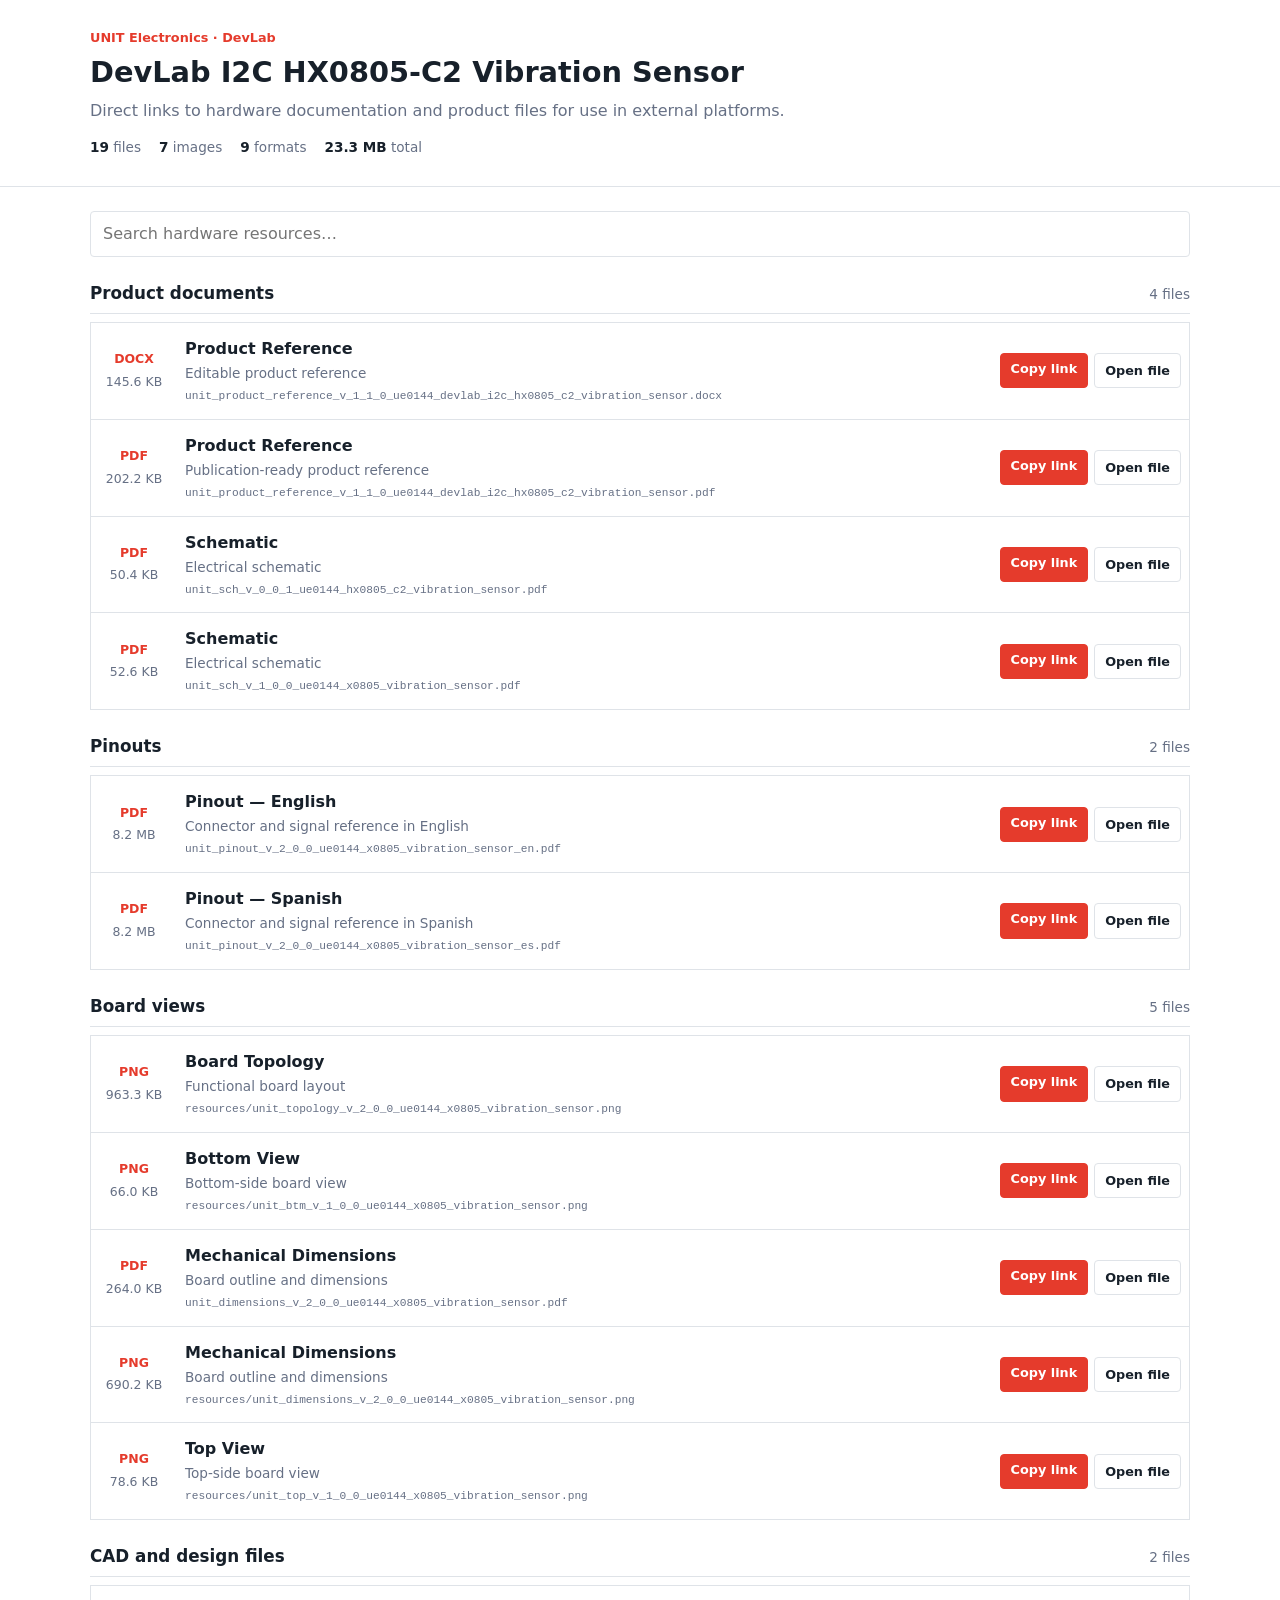
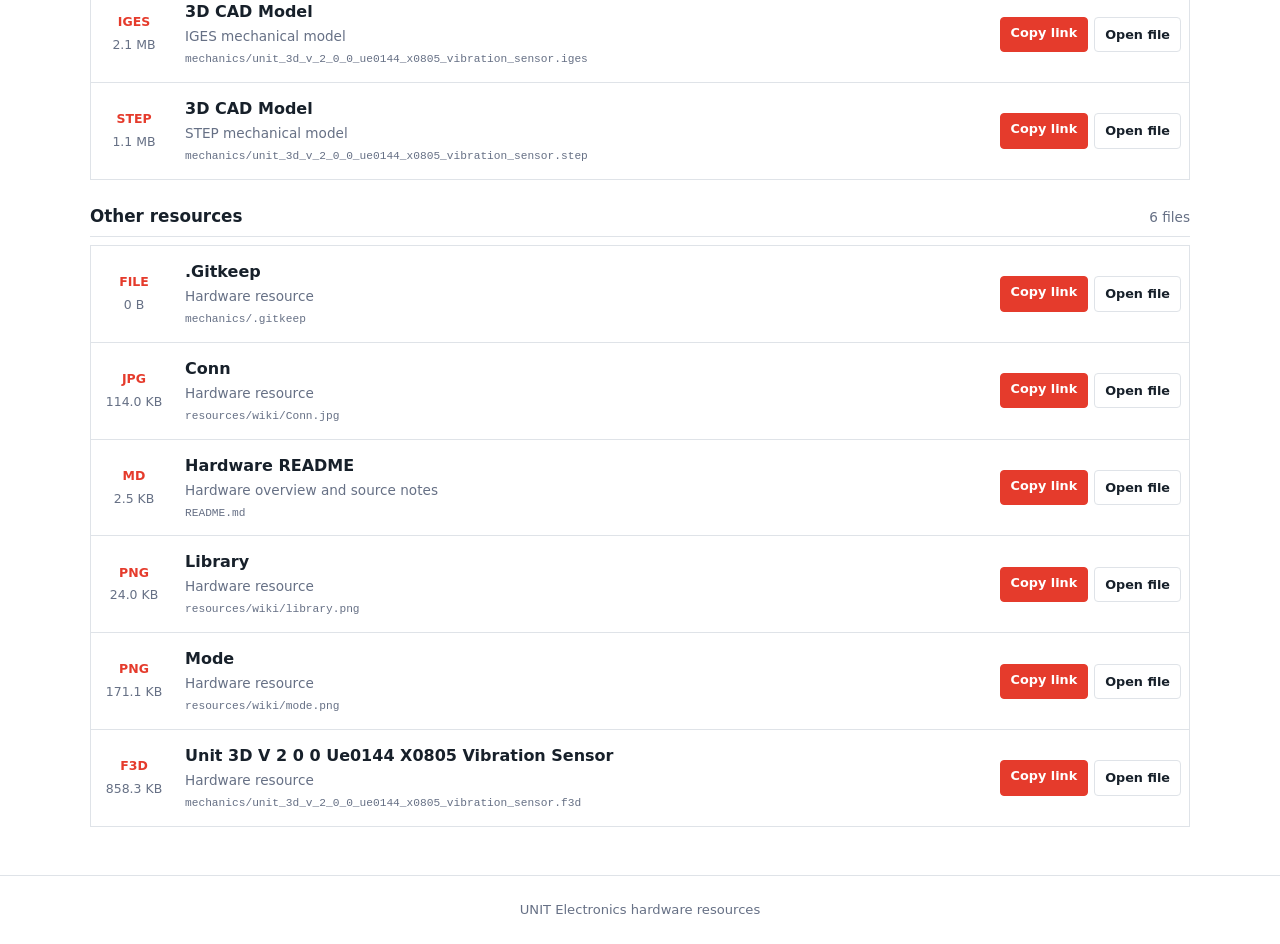
<file: docs/index.html>
<!DOCTYPE html>
<html lang="en">
<head>
  <base href="hardware/">
  <meta charset="UTF-8">
  <meta name="viewport" content="width=device-width, initial-scale=1.0">
  <meta name="description" content="DevLab I2C HX0805-C2 Vibration Sensor hardware documentation and downloads">
  <title>DevLab I2C HX0805-C2 Vibration Sensor | Hardware Resources</title>
  <style>
    :root {
      --ink: #17202a;
      --muted: #667085;
      --line: #dfe3e8;
      --brand: #e53b2c;
    }
    * { box-sizing: border-box; }
    body {
      margin: 0;
      color: var(--ink);
      font: 16px/1.5 Inter, ui-sans-serif, system-ui, -apple-system, sans-serif;
    }
    .site-header { border-bottom: 1px solid var(--line); }
    .header-content, main {
      width: min(1100px, calc(100% - 32px));
      margin: 0 auto;
    }
    .header-content { padding: 28px 0; }
    .eyebrow {
      margin: 0 0 4px;
      color: var(--brand);
      font-size: .8rem;
      font-weight: 700;
    }
    h1 { margin: 0; font-size: 1.8rem; }
    .subtitle { margin: 5px 0 0; color: var(--muted); }
    .summary {
      display: flex;
      flex-wrap: wrap;
      gap: 18px;
      margin-top: 14px;
      color: var(--muted);
      font-size: .85rem;
    }
    .summary strong { color: var(--ink); }
    main { padding: 24px 0 48px; }
    .toolbar { margin-bottom: 24px; }
    .search {
      width: 100%;
      padding: 10px 12px;
      border: 1px solid var(--line);
      border-radius: 4px;
      color: var(--ink);
      font: inherit;
    }
    .search:focus { outline: 2px solid #f6c4bf; border-color: var(--brand); }
    .resource-section { margin-top: 24px; }
    .section-heading {
      display: flex;
      align-items: baseline;
      justify-content: space-between;
      margin-bottom: 8px;
      border-bottom: 1px solid var(--line);
    }
    .section-heading h2 { margin: 0 0 7px; font-size: 1.05rem; }
    .section-heading span { color: var(--muted); font-size: .85rem; }
    .resource-list { border-top: 1px solid var(--line); }
    .resource-item {
      display: grid;
      grid-template-columns: 70px minmax(0, 1fr) auto;
      align-items: center;
      gap: 16px;
      padding: 14px 8px;
      border: 1px solid var(--line);
      border-top: 0;
    }
    .file-meta { display: grid; gap: 4px; text-align: center; }
    .file-type {
      color: var(--brand);
      font-size: .78rem;
    }
    .file-size { color: var(--muted); font-size: .78rem; }
    .resource-details { min-width: 0; }
    .resource-item h3 { margin: 0; font-size: 1rem; }
    .resource-item p {
      display: inline;
      margin: 0 8px 0 0;
      color: var(--muted);
      font-size: .85rem;
    }
    .resource-item code {
      display: block;
      overflow: hidden;
      margin-top: 3px;
      color: var(--muted);
      font-size: .7rem;
      text-overflow: ellipsis;
      white-space: nowrap;
    }
    .actions { display: flex; gap: 6px; }
    .button {
      display: inline-flex;
      justify-content: center;
      padding: 7px 10px;
      border: 1px solid var(--line);
      border-radius: 4px;
      color: var(--ink);
      background: #fff;
      cursor: pointer;
      text-decoration: none;
      font-size: .8rem;
      font-weight: 600;
      font-family: inherit;
    }
    .button:hover { border-color: #aeb4bd; }
    .button.primary { color: #fff; border-color: var(--brand); background: var(--brand); }
    .empty-state { display: none; padding: 32px 0; color: var(--muted); text-align: center; }
    footer { padding: 24px 16px; border-top: 1px solid var(--line); color: var(--muted); text-align: center; font-size: .82rem; }
    [hidden] { display: none !important; }
    .visually-hidden {
      position: absolute;
      width: 1px;
      height: 1px;
      padding: 0;
      margin: -1px;
      overflow: hidden;
      clip: rect(0, 0, 0, 0);
      white-space: nowrap;
      border: 0;
    }
    @media (max-width: 680px) {
      .resource-item { grid-template-columns: 52px minmax(0, 1fr); }
      .actions { grid-column: 1 / -1; padding-left: 68px; }
    }
  </style>
</head>
<body>
  <header class="site-header">
    <div class="header-content">
      <p class="eyebrow">UNIT Electronics · DevLab</p>
      <h1>DevLab I2C HX0805-C2 Vibration Sensor</h1>
      <p class="subtitle">Direct links to hardware documentation and product files for use in external platforms.</p>
      <div class="summary" aria-label="Resource summary">
        <span><strong>19</strong> files</span>
        <span><strong>7</strong> images</span>
        <span><strong>9</strong> formats</span>
        <span><strong>23.3 MB</strong> total</span>
      </div>
    </div>
  </header>
  <main>
    <div class="toolbar">
      <label for="resource-search" class="visually-hidden">Search hardware resources</label>
      <input id="resource-search" class="search" type="search" placeholder="Search hardware resources…" autocomplete="off">
    </div>

      <section class="resource-section">
        <div class="section-heading">
          <h2>Product documents</h2>
          <span>4 files</span>
        </div>
        <div class="resource-list">
        <article class="resource-item" data-search="product reference unit_product_reference_v_1_1_0_ue0144_devlab_i2c_hx0805_c2_vibration_sensor.docx editable product reference">
          <div class="file-meta">
            <strong class="file-type">DOCX</strong>
            <span class="file-size">145.6 KB</span>
          </div>
          <div class="resource-details">
            <h3>Product Reference</h3>
            <p>Editable product reference</p>
            <code title="unit_product_reference_v_1_1_0_ue0144_devlab_i2c_hx0805_c2_vibration_sensor.docx">unit_product_reference_v_1_1_0_ue0144_devlab_i2c_hx0805_c2_vibration_sensor.docx</code>
          </div>
          <div class="actions">
            <button class="button primary copy-link" type="button" data-url="unit_product_reference_v_1_1_0_ue0144_devlab_i2c_hx0805_c2_vibration_sensor.docx">Copy link</button>
            <a class="button" href="unit_product_reference_v_1_1_0_ue0144_devlab_i2c_hx0805_c2_vibration_sensor.docx" target="_blank" rel="noopener">Open file</a>
          </div>
        </article>

        <article class="resource-item" data-search="product reference unit_product_reference_v_1_1_0_ue0144_devlab_i2c_hx0805_c2_vibration_sensor.pdf publication-ready product reference">
          <div class="file-meta">
            <strong class="file-type">PDF</strong>
            <span class="file-size">202.2 KB</span>
          </div>
          <div class="resource-details">
            <h3>Product Reference</h3>
            <p>Publication-ready product reference</p>
            <code title="unit_product_reference_v_1_1_0_ue0144_devlab_i2c_hx0805_c2_vibration_sensor.pdf">unit_product_reference_v_1_1_0_ue0144_devlab_i2c_hx0805_c2_vibration_sensor.pdf</code>
          </div>
          <div class="actions">
            <button class="button primary copy-link" type="button" data-url="unit_product_reference_v_1_1_0_ue0144_devlab_i2c_hx0805_c2_vibration_sensor.pdf">Copy link</button>
            <a class="button" href="unit_product_reference_v_1_1_0_ue0144_devlab_i2c_hx0805_c2_vibration_sensor.pdf" target="_blank" rel="noopener">Open file</a>
          </div>
        </article>

        <article class="resource-item" data-search="schematic unit_sch_v_0_0_1_ue0144_hx0805_c2_vibration_sensor.pdf electrical schematic">
          <div class="file-meta">
            <strong class="file-type">PDF</strong>
            <span class="file-size">50.4 KB</span>
          </div>
          <div class="resource-details">
            <h3>Schematic</h3>
            <p>Electrical schematic</p>
            <code title="unit_sch_v_0_0_1_ue0144_hx0805_c2_vibration_sensor.pdf">unit_sch_v_0_0_1_ue0144_hx0805_c2_vibration_sensor.pdf</code>
          </div>
          <div class="actions">
            <button class="button primary copy-link" type="button" data-url="unit_sch_v_0_0_1_ue0144_hx0805_c2_vibration_sensor.pdf">Copy link</button>
            <a class="button" href="unit_sch_v_0_0_1_ue0144_hx0805_c2_vibration_sensor.pdf" target="_blank" rel="noopener">Open file</a>
          </div>
        </article>

        <article class="resource-item" data-search="schematic unit_sch_v_1_0_0_ue0144_x0805_vibration_sensor.pdf electrical schematic">
          <div class="file-meta">
            <strong class="file-type">PDF</strong>
            <span class="file-size">52.6 KB</span>
          </div>
          <div class="resource-details">
            <h3>Schematic</h3>
            <p>Electrical schematic</p>
            <code title="unit_sch_v_1_0_0_ue0144_x0805_vibration_sensor.pdf">unit_sch_v_1_0_0_ue0144_x0805_vibration_sensor.pdf</code>
          </div>
          <div class="actions">
            <button class="button primary copy-link" type="button" data-url="unit_sch_v_1_0_0_ue0144_x0805_vibration_sensor.pdf">Copy link</button>
            <a class="button" href="unit_sch_v_1_0_0_ue0144_x0805_vibration_sensor.pdf" target="_blank" rel="noopener">Open file</a>
          </div>
        </article>
        </div>
      </section>
      <section class="resource-section">
        <div class="section-heading">
          <h2>Pinouts</h2>
          <span>2 files</span>
        </div>
        <div class="resource-list">
        <article class="resource-item" data-search="pinout — english unit_pinout_v_2_0_0_ue0144_x0805_vibration_sensor_en.pdf connector and signal reference in english">
          <div class="file-meta">
            <strong class="file-type">PDF</strong>
            <span class="file-size">8.2 MB</span>
          </div>
          <div class="resource-details">
            <h3>Pinout — English</h3>
            <p>Connector and signal reference in English</p>
            <code title="unit_pinout_v_2_0_0_ue0144_x0805_vibration_sensor_en.pdf">unit_pinout_v_2_0_0_ue0144_x0805_vibration_sensor_en.pdf</code>
          </div>
          <div class="actions">
            <button class="button primary copy-link" type="button" data-url="unit_pinout_v_2_0_0_ue0144_x0805_vibration_sensor_en.pdf">Copy link</button>
            <a class="button" href="unit_pinout_v_2_0_0_ue0144_x0805_vibration_sensor_en.pdf" target="_blank" rel="noopener">Open file</a>
          </div>
        </article>

        <article class="resource-item" data-search="pinout — spanish unit_pinout_v_2_0_0_ue0144_x0805_vibration_sensor_es.pdf connector and signal reference in spanish">
          <div class="file-meta">
            <strong class="file-type">PDF</strong>
            <span class="file-size">8.2 MB</span>
          </div>
          <div class="resource-details">
            <h3>Pinout — Spanish</h3>
            <p>Connector and signal reference in Spanish</p>
            <code title="unit_pinout_v_2_0_0_ue0144_x0805_vibration_sensor_es.pdf">unit_pinout_v_2_0_0_ue0144_x0805_vibration_sensor_es.pdf</code>
          </div>
          <div class="actions">
            <button class="button primary copy-link" type="button" data-url="unit_pinout_v_2_0_0_ue0144_x0805_vibration_sensor_es.pdf">Copy link</button>
            <a class="button" href="unit_pinout_v_2_0_0_ue0144_x0805_vibration_sensor_es.pdf" target="_blank" rel="noopener">Open file</a>
          </div>
        </article>
        </div>
      </section>
      <section class="resource-section">
        <div class="section-heading">
          <h2>Board views</h2>
          <span>5 files</span>
        </div>
        <div class="resource-list">
        <article class="resource-item" data-search="board topology resources/unit_topology_v_2_0_0_ue0144_x0805_vibration_sensor.png functional board layout">
          <div class="file-meta">
            <strong class="file-type">PNG</strong>
            <span class="file-size">963.3 KB</span>
          </div>
          <div class="resource-details">
            <h3>Board Topology</h3>
            <p>Functional board layout</p>
            <code title="resources/unit_topology_v_2_0_0_ue0144_x0805_vibration_sensor.png">resources/unit_topology_v_2_0_0_ue0144_x0805_vibration_sensor.png</code>
          </div>
          <div class="actions">
            <button class="button primary copy-link" type="button" data-url="resources/unit_topology_v_2_0_0_ue0144_x0805_vibration_sensor.png">Copy link</button>
            <a class="button" href="resources/unit_topology_v_2_0_0_ue0144_x0805_vibration_sensor.png" target="_blank" rel="noopener">Open file</a>
          </div>
        </article>

        <article class="resource-item" data-search="bottom view resources/unit_btm_v_1_0_0_ue0144_x0805_vibration_sensor.png bottom-side board view">
          <div class="file-meta">
            <strong class="file-type">PNG</strong>
            <span class="file-size">66.0 KB</span>
          </div>
          <div class="resource-details">
            <h3>Bottom View</h3>
            <p>Bottom-side board view</p>
            <code title="resources/unit_btm_v_1_0_0_ue0144_x0805_vibration_sensor.png">resources/unit_btm_v_1_0_0_ue0144_x0805_vibration_sensor.png</code>
          </div>
          <div class="actions">
            <button class="button primary copy-link" type="button" data-url="resources/unit_btm_v_1_0_0_ue0144_x0805_vibration_sensor.png">Copy link</button>
            <a class="button" href="resources/unit_btm_v_1_0_0_ue0144_x0805_vibration_sensor.png" target="_blank" rel="noopener">Open file</a>
          </div>
        </article>

        <article class="resource-item" data-search="mechanical dimensions unit_dimensions_v_2_0_0_ue0144_x0805_vibration_sensor.pdf board outline and dimensions">
          <div class="file-meta">
            <strong class="file-type">PDF</strong>
            <span class="file-size">264.0 KB</span>
          </div>
          <div class="resource-details">
            <h3>Mechanical Dimensions</h3>
            <p>Board outline and dimensions</p>
            <code title="unit_dimensions_v_2_0_0_ue0144_x0805_vibration_sensor.pdf">unit_dimensions_v_2_0_0_ue0144_x0805_vibration_sensor.pdf</code>
          </div>
          <div class="actions">
            <button class="button primary copy-link" type="button" data-url="unit_dimensions_v_2_0_0_ue0144_x0805_vibration_sensor.pdf">Copy link</button>
            <a class="button" href="unit_dimensions_v_2_0_0_ue0144_x0805_vibration_sensor.pdf" target="_blank" rel="noopener">Open file</a>
          </div>
        </article>

        <article class="resource-item" data-search="mechanical dimensions resources/unit_dimensions_v_2_0_0_ue0144_x0805_vibration_sensor.png board outline and dimensions">
          <div class="file-meta">
            <strong class="file-type">PNG</strong>
            <span class="file-size">690.2 KB</span>
          </div>
          <div class="resource-details">
            <h3>Mechanical Dimensions</h3>
            <p>Board outline and dimensions</p>
            <code title="resources/unit_dimensions_v_2_0_0_ue0144_x0805_vibration_sensor.png">resources/unit_dimensions_v_2_0_0_ue0144_x0805_vibration_sensor.png</code>
          </div>
          <div class="actions">
            <button class="button primary copy-link" type="button" data-url="resources/unit_dimensions_v_2_0_0_ue0144_x0805_vibration_sensor.png">Copy link</button>
            <a class="button" href="resources/unit_dimensions_v_2_0_0_ue0144_x0805_vibration_sensor.png" target="_blank" rel="noopener">Open file</a>
          </div>
        </article>

        <article class="resource-item" data-search="top view resources/unit_top_v_1_0_0_ue0144_x0805_vibration_sensor.png top-side board view">
          <div class="file-meta">
            <strong class="file-type">PNG</strong>
            <span class="file-size">78.6 KB</span>
          </div>
          <div class="resource-details">
            <h3>Top View</h3>
            <p>Top-side board view</p>
            <code title="resources/unit_top_v_1_0_0_ue0144_x0805_vibration_sensor.png">resources/unit_top_v_1_0_0_ue0144_x0805_vibration_sensor.png</code>
          </div>
          <div class="actions">
            <button class="button primary copy-link" type="button" data-url="resources/unit_top_v_1_0_0_ue0144_x0805_vibration_sensor.png">Copy link</button>
            <a class="button" href="resources/unit_top_v_1_0_0_ue0144_x0805_vibration_sensor.png" target="_blank" rel="noopener">Open file</a>
          </div>
        </article>
        </div>
      </section>
      <section class="resource-section">
        <div class="section-heading">
          <h2>CAD and design files</h2>
          <span>2 files</span>
        </div>
        <div class="resource-list">
        <article class="resource-item" data-search="3d cad model mechanics/unit_3d_v_2_0_0_ue0144_x0805_vibration_sensor.iges iges mechanical model">
          <div class="file-meta">
            <strong class="file-type">IGES</strong>
            <span class="file-size">2.1 MB</span>
          </div>
          <div class="resource-details">
            <h3>3D CAD Model</h3>
            <p>IGES mechanical model</p>
            <code title="mechanics/unit_3d_v_2_0_0_ue0144_x0805_vibration_sensor.iges">mechanics/unit_3d_v_2_0_0_ue0144_x0805_vibration_sensor.iges</code>
          </div>
          <div class="actions">
            <button class="button primary copy-link" type="button" data-url="mechanics/unit_3d_v_2_0_0_ue0144_x0805_vibration_sensor.iges">Copy link</button>
            <a class="button" href="mechanics/unit_3d_v_2_0_0_ue0144_x0805_vibration_sensor.iges" target="_blank" rel="noopener">Open file</a>
          </div>
        </article>

        <article class="resource-item" data-search="3d cad model mechanics/unit_3d_v_2_0_0_ue0144_x0805_vibration_sensor.step step mechanical model">
          <div class="file-meta">
            <strong class="file-type">STEP</strong>
            <span class="file-size">1.1 MB</span>
          </div>
          <div class="resource-details">
            <h3>3D CAD Model</h3>
            <p>STEP mechanical model</p>
            <code title="mechanics/unit_3d_v_2_0_0_ue0144_x0805_vibration_sensor.step">mechanics/unit_3d_v_2_0_0_ue0144_x0805_vibration_sensor.step</code>
          </div>
          <div class="actions">
            <button class="button primary copy-link" type="button" data-url="mechanics/unit_3d_v_2_0_0_ue0144_x0805_vibration_sensor.step">Copy link</button>
            <a class="button" href="mechanics/unit_3d_v_2_0_0_ue0144_x0805_vibration_sensor.step" target="_blank" rel="noopener">Open file</a>
          </div>
        </article>
        </div>
      </section>
      <section class="resource-section">
        <div class="section-heading">
          <h2>Other resources</h2>
          <span>6 files</span>
        </div>
        <div class="resource-list">
        <article class="resource-item" data-search=".gitkeep mechanics/.gitkeep hardware resource">
          <div class="file-meta">
            <strong class="file-type">FILE</strong>
            <span class="file-size">0 B</span>
          </div>
          <div class="resource-details">
            <h3>.Gitkeep</h3>
            <p>Hardware resource</p>
            <code title="mechanics/.gitkeep">mechanics/.gitkeep</code>
          </div>
          <div class="actions">
            <button class="button primary copy-link" type="button" data-url="mechanics/.gitkeep">Copy link</button>
            <a class="button" href="mechanics/.gitkeep" target="_blank" rel="noopener">Open file</a>
          </div>
        </article>

        <article class="resource-item" data-search="conn resources/wiki/conn.jpg hardware resource">
          <div class="file-meta">
            <strong class="file-type">JPG</strong>
            <span class="file-size">114.0 KB</span>
          </div>
          <div class="resource-details">
            <h3>Conn</h3>
            <p>Hardware resource</p>
            <code title="resources/wiki/Conn.jpg">resources/wiki/Conn.jpg</code>
          </div>
          <div class="actions">
            <button class="button primary copy-link" type="button" data-url="resources/wiki/Conn.jpg">Copy link</button>
            <a class="button" href="resources/wiki/Conn.jpg" target="_blank" rel="noopener">Open file</a>
          </div>
        </article>

        <article class="resource-item" data-search="hardware readme readme.md hardware overview and source notes">
          <div class="file-meta">
            <strong class="file-type">MD</strong>
            <span class="file-size">2.5 KB</span>
          </div>
          <div class="resource-details">
            <h3>Hardware README</h3>
            <p>Hardware overview and source notes</p>
            <code title="README.md">README.md</code>
          </div>
          <div class="actions">
            <button class="button primary copy-link" type="button" data-url="README.md">Copy link</button>
            <a class="button" href="README.md" target="_blank" rel="noopener">Open file</a>
          </div>
        </article>

        <article class="resource-item" data-search="library resources/wiki/library.png hardware resource">
          <div class="file-meta">
            <strong class="file-type">PNG</strong>
            <span class="file-size">24.0 KB</span>
          </div>
          <div class="resource-details">
            <h3>Library</h3>
            <p>Hardware resource</p>
            <code title="resources/wiki/library.png">resources/wiki/library.png</code>
          </div>
          <div class="actions">
            <button class="button primary copy-link" type="button" data-url="resources/wiki/library.png">Copy link</button>
            <a class="button" href="resources/wiki/library.png" target="_blank" rel="noopener">Open file</a>
          </div>
        </article>

        <article class="resource-item" data-search="mode resources/wiki/mode.png hardware resource">
          <div class="file-meta">
            <strong class="file-type">PNG</strong>
            <span class="file-size">171.1 KB</span>
          </div>
          <div class="resource-details">
            <h3>Mode</h3>
            <p>Hardware resource</p>
            <code title="resources/wiki/mode.png">resources/wiki/mode.png</code>
          </div>
          <div class="actions">
            <button class="button primary copy-link" type="button" data-url="resources/wiki/mode.png">Copy link</button>
            <a class="button" href="resources/wiki/mode.png" target="_blank" rel="noopener">Open file</a>
          </div>
        </article>

        <article class="resource-item" data-search="unit 3d v 2 0 0 ue0144 x0805 vibration sensor mechanics/unit_3d_v_2_0_0_ue0144_x0805_vibration_sensor.f3d hardware resource">
          <div class="file-meta">
            <strong class="file-type">F3D</strong>
            <span class="file-size">858.3 KB</span>
          </div>
          <div class="resource-details">
            <h3>Unit 3D V 2 0 0 Ue0144 X0805 Vibration Sensor</h3>
            <p>Hardware resource</p>
            <code title="mechanics/unit_3d_v_2_0_0_ue0144_x0805_vibration_sensor.f3d">mechanics/unit_3d_v_2_0_0_ue0144_x0805_vibration_sensor.f3d</code>
          </div>
          <div class="actions">
            <button class="button primary copy-link" type="button" data-url="mechanics/unit_3d_v_2_0_0_ue0144_x0805_vibration_sensor.f3d">Copy link</button>
            <a class="button" href="mechanics/unit_3d_v_2_0_0_ue0144_x0805_vibration_sensor.f3d" target="_blank" rel="noopener">Open file</a>
          </div>
        </article>
        </div>
      </section>
    <p id="empty-state" class="empty-state">No resources match your search.</p>
  </main>
  <footer>UNIT Electronics hardware resources</footer>
  <script>
    const search = document.getElementById('resource-search');
    const sections = [...document.querySelectorAll('.resource-section')];
    const emptyState = document.getElementById('empty-state');
    const copyText = async (text) => {
      try {
        await navigator.clipboard.writeText(text);
      } catch (error) {
        const input = document.createElement('textarea');
        input.value = text;
        input.style.position = 'fixed';
        input.style.opacity = '0';
        document.body.appendChild(input);
        input.select();
        document.execCommand('copy');
        input.remove();
      }
    };
    document.querySelectorAll('.copy-link').forEach((button) => {
      button.addEventListener('click', async () => {
        const absoluteUrl = new URL(button.dataset.url, document.baseURI).href;
        await copyText(absoluteUrl);
        const originalLabel = button.textContent;
        button.textContent = 'Copied';
        setTimeout(() => { button.textContent = originalLabel; }, 1600);
      });
    });
    search.addEventListener('input', () => {
      const query = search.value.trim().toLowerCase();
      let visibleCards = 0;
      sections.forEach((section) => {
        let sectionCards = 0;
        section.querySelectorAll('.resource-item').forEach((card) => {
          const match = card.dataset.search.includes(query);
          card.hidden = !match;
          sectionCards += Number(match);
        });
        section.hidden = sectionCards === 0;
        visibleCards += sectionCards;
      });
      emptyState.style.display = visibleCards ? 'none' : 'block';
    });
  </script>
</body>
</html>
</file>
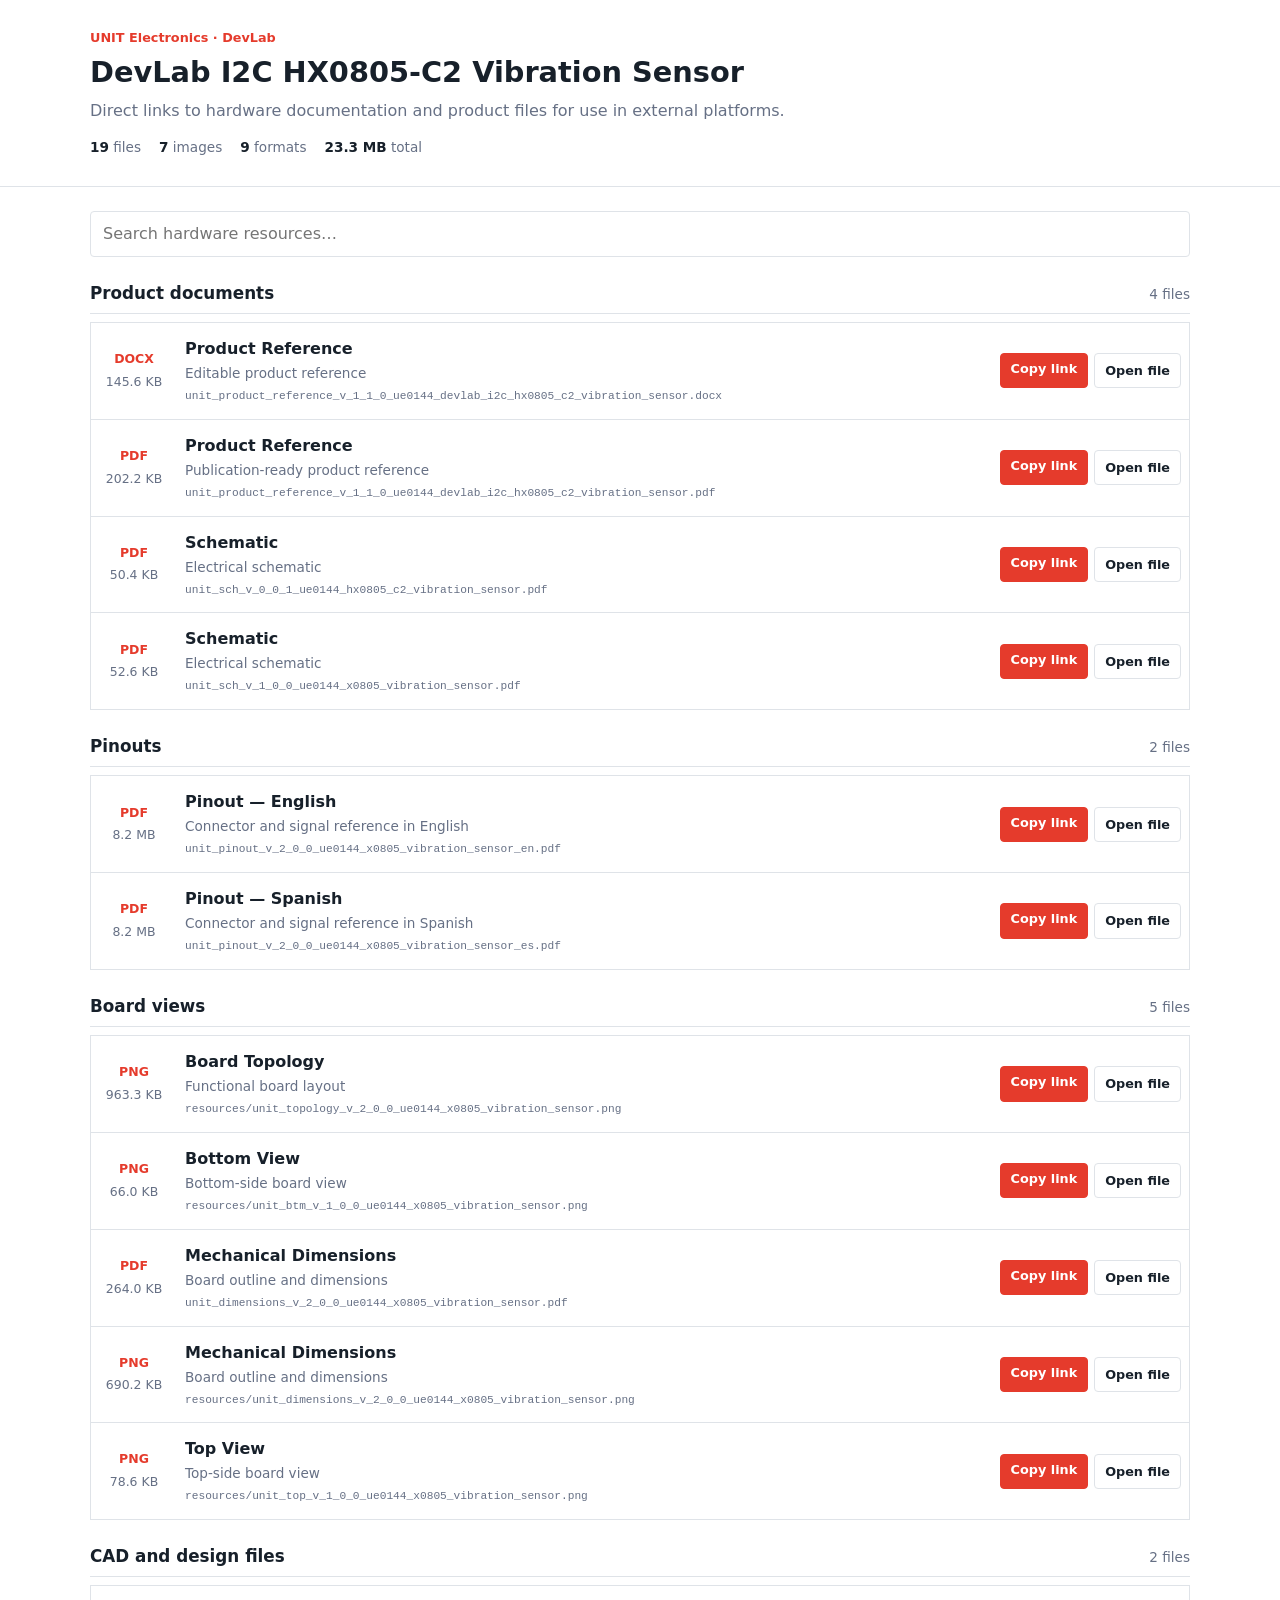
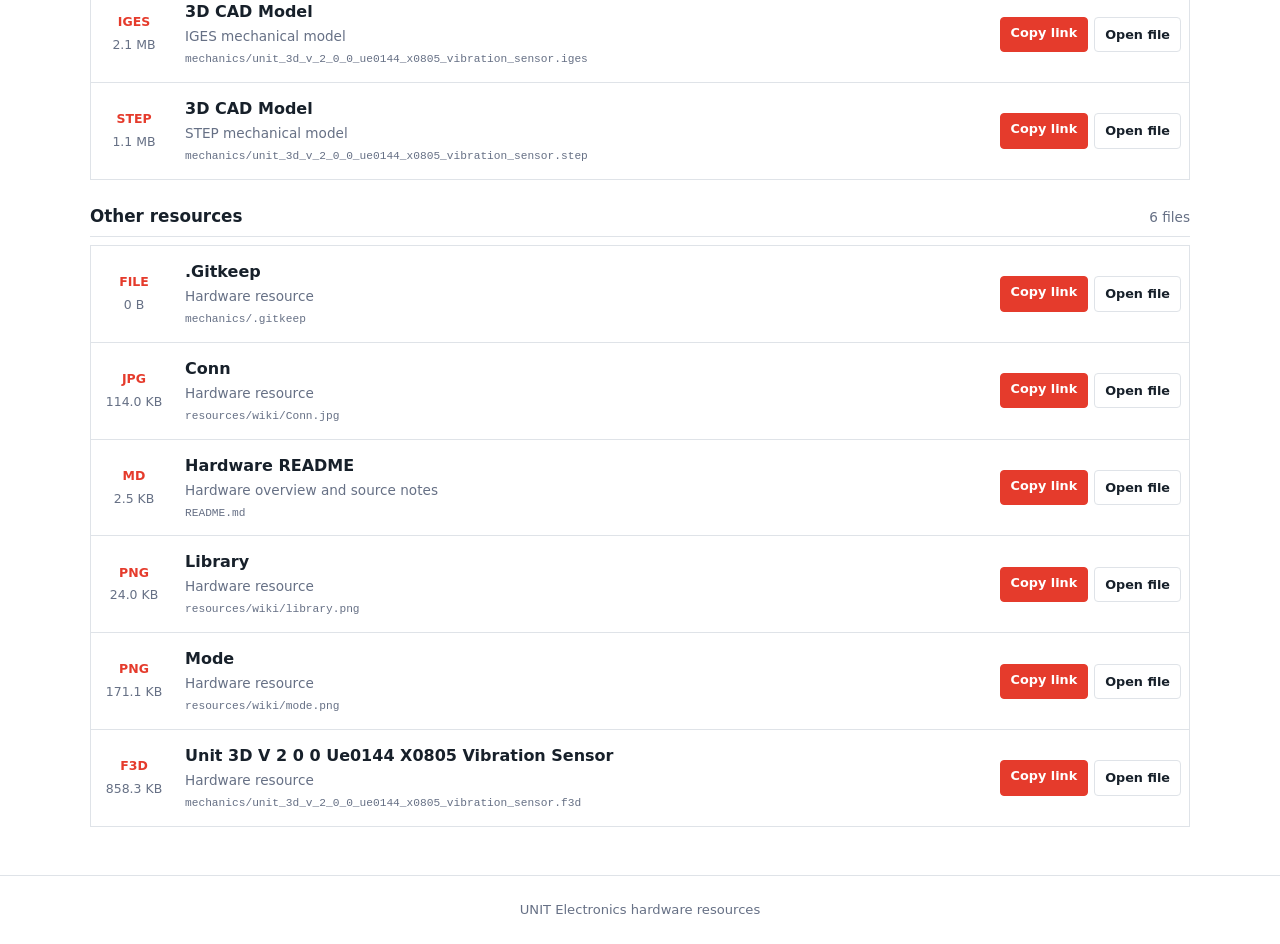
<file: docs/hardware/index.html>
<!DOCTYPE html>
<html lang="en">
<head>
  <meta charset="UTF-8">
  <meta name="viewport" content="width=device-width, initial-scale=1.0">
  <meta name="description" content="DevLab I2C HX0805-C2 Vibration Sensor hardware documentation and downloads">
  <title>DevLab I2C HX0805-C2 Vibration Sensor | Hardware Resources</title>
  <style>
    :root {
      --ink: #17202a;
      --muted: #667085;
      --line: #dfe3e8;
      --brand: #e53b2c;
    }
    * { box-sizing: border-box; }
    body {
      margin: 0;
      color: var(--ink);
      font: 16px/1.5 Inter, ui-sans-serif, system-ui, -apple-system, sans-serif;
    }
    .site-header { border-bottom: 1px solid var(--line); }
    .header-content, main {
      width: min(1100px, calc(100% - 32px));
      margin: 0 auto;
    }
    .header-content { padding: 28px 0; }
    .eyebrow {
      margin: 0 0 4px;
      color: var(--brand);
      font-size: .8rem;
      font-weight: 700;
    }
    h1 { margin: 0; font-size: 1.8rem; }
    .subtitle { margin: 5px 0 0; color: var(--muted); }
    .summary {
      display: flex;
      flex-wrap: wrap;
      gap: 18px;
      margin-top: 14px;
      color: var(--muted);
      font-size: .85rem;
    }
    .summary strong { color: var(--ink); }
    main { padding: 24px 0 48px; }
    .toolbar { margin-bottom: 24px; }
    .search {
      width: 100%;
      padding: 10px 12px;
      border: 1px solid var(--line);
      border-radius: 4px;
      color: var(--ink);
      font: inherit;
    }
    .search:focus { outline: 2px solid #f6c4bf; border-color: var(--brand); }
    .resource-section { margin-top: 24px; }
    .section-heading {
      display: flex;
      align-items: baseline;
      justify-content: space-between;
      margin-bottom: 8px;
      border-bottom: 1px solid var(--line);
    }
    .section-heading h2 { margin: 0 0 7px; font-size: 1.05rem; }
    .section-heading span { color: var(--muted); font-size: .85rem; }
    .resource-list { border-top: 1px solid var(--line); }
    .resource-item {
      display: grid;
      grid-template-columns: 70px minmax(0, 1fr) auto;
      align-items: center;
      gap: 16px;
      padding: 14px 8px;
      border: 1px solid var(--line);
      border-top: 0;
    }
    .file-meta { display: grid; gap: 4px; text-align: center; }
    .file-type {
      color: var(--brand);
      font-size: .78rem;
    }
    .file-size { color: var(--muted); font-size: .78rem; }
    .resource-details { min-width: 0; }
    .resource-item h3 { margin: 0; font-size: 1rem; }
    .resource-item p {
      display: inline;
      margin: 0 8px 0 0;
      color: var(--muted);
      font-size: .85rem;
    }
    .resource-item code {
      display: block;
      overflow: hidden;
      margin-top: 3px;
      color: var(--muted);
      font-size: .7rem;
      text-overflow: ellipsis;
      white-space: nowrap;
    }
    .actions { display: flex; gap: 6px; }
    .button {
      display: inline-flex;
      justify-content: center;
      padding: 7px 10px;
      border: 1px solid var(--line);
      border-radius: 4px;
      color: var(--ink);
      background: #fff;
      cursor: pointer;
      text-decoration: none;
      font-size: .8rem;
      font-weight: 600;
      font-family: inherit;
    }
    .button:hover { border-color: #aeb4bd; }
    .button.primary { color: #fff; border-color: var(--brand); background: var(--brand); }
    .empty-state { display: none; padding: 32px 0; color: var(--muted); text-align: center; }
    footer { padding: 24px 16px; border-top: 1px solid var(--line); color: var(--muted); text-align: center; font-size: .82rem; }
    [hidden] { display: none !important; }
    .visually-hidden {
      position: absolute;
      width: 1px;
      height: 1px;
      padding: 0;
      margin: -1px;
      overflow: hidden;
      clip: rect(0, 0, 0, 0);
      white-space: nowrap;
      border: 0;
    }
    @media (max-width: 680px) {
      .resource-item { grid-template-columns: 52px minmax(0, 1fr); }
      .actions { grid-column: 1 / -1; padding-left: 68px; }
    }
  </style>
</head>
<body>
  <header class="site-header">
    <div class="header-content">
      <p class="eyebrow">UNIT Electronics · DevLab</p>
      <h1>DevLab I2C HX0805-C2 Vibration Sensor</h1>
      <p class="subtitle">Direct links to hardware documentation and product files for use in external platforms.</p>
      <div class="summary" aria-label="Resource summary">
        <span><strong>19</strong> files</span>
        <span><strong>7</strong> images</span>
        <span><strong>9</strong> formats</span>
        <span><strong>23.3 MB</strong> total</span>
      </div>
    </div>
  </header>
  <main>
    <div class="toolbar">
      <label for="resource-search" class="visually-hidden">Search hardware resources</label>
      <input id="resource-search" class="search" type="search" placeholder="Search hardware resources…" autocomplete="off">
    </div>

      <section class="resource-section">
        <div class="section-heading">
          <h2>Product documents</h2>
          <span>4 files</span>
        </div>
        <div class="resource-list">
        <article class="resource-item" data-search="product reference unit_product_reference_v_1_1_0_ue0144_devlab_i2c_hx0805_c2_vibration_sensor.docx editable product reference">
          <div class="file-meta">
            <strong class="file-type">DOCX</strong>
            <span class="file-size">145.6 KB</span>
          </div>
          <div class="resource-details">
            <h3>Product Reference</h3>
            <p>Editable product reference</p>
            <code title="unit_product_reference_v_1_1_0_ue0144_devlab_i2c_hx0805_c2_vibration_sensor.docx">unit_product_reference_v_1_1_0_ue0144_devlab_i2c_hx0805_c2_vibration_sensor.docx</code>
          </div>
          <div class="actions">
            <button class="button primary copy-link" type="button" data-url="unit_product_reference_v_1_1_0_ue0144_devlab_i2c_hx0805_c2_vibration_sensor.docx">Copy link</button>
            <a class="button" href="unit_product_reference_v_1_1_0_ue0144_devlab_i2c_hx0805_c2_vibration_sensor.docx" target="_blank" rel="noopener">Open file</a>
          </div>
        </article>

        <article class="resource-item" data-search="product reference unit_product_reference_v_1_1_0_ue0144_devlab_i2c_hx0805_c2_vibration_sensor.pdf publication-ready product reference">
          <div class="file-meta">
            <strong class="file-type">PDF</strong>
            <span class="file-size">202.2 KB</span>
          </div>
          <div class="resource-details">
            <h3>Product Reference</h3>
            <p>Publication-ready product reference</p>
            <code title="unit_product_reference_v_1_1_0_ue0144_devlab_i2c_hx0805_c2_vibration_sensor.pdf">unit_product_reference_v_1_1_0_ue0144_devlab_i2c_hx0805_c2_vibration_sensor.pdf</code>
          </div>
          <div class="actions">
            <button class="button primary copy-link" type="button" data-url="unit_product_reference_v_1_1_0_ue0144_devlab_i2c_hx0805_c2_vibration_sensor.pdf">Copy link</button>
            <a class="button" href="unit_product_reference_v_1_1_0_ue0144_devlab_i2c_hx0805_c2_vibration_sensor.pdf" target="_blank" rel="noopener">Open file</a>
          </div>
        </article>

        <article class="resource-item" data-search="schematic unit_sch_v_0_0_1_ue0144_hx0805_c2_vibration_sensor.pdf electrical schematic">
          <div class="file-meta">
            <strong class="file-type">PDF</strong>
            <span class="file-size">50.4 KB</span>
          </div>
          <div class="resource-details">
            <h3>Schematic</h3>
            <p>Electrical schematic</p>
            <code title="unit_sch_v_0_0_1_ue0144_hx0805_c2_vibration_sensor.pdf">unit_sch_v_0_0_1_ue0144_hx0805_c2_vibration_sensor.pdf</code>
          </div>
          <div class="actions">
            <button class="button primary copy-link" type="button" data-url="unit_sch_v_0_0_1_ue0144_hx0805_c2_vibration_sensor.pdf">Copy link</button>
            <a class="button" href="unit_sch_v_0_0_1_ue0144_hx0805_c2_vibration_sensor.pdf" target="_blank" rel="noopener">Open file</a>
          </div>
        </article>

        <article class="resource-item" data-search="schematic unit_sch_v_1_0_0_ue0144_x0805_vibration_sensor.pdf electrical schematic">
          <div class="file-meta">
            <strong class="file-type">PDF</strong>
            <span class="file-size">52.6 KB</span>
          </div>
          <div class="resource-details">
            <h3>Schematic</h3>
            <p>Electrical schematic</p>
            <code title="unit_sch_v_1_0_0_ue0144_x0805_vibration_sensor.pdf">unit_sch_v_1_0_0_ue0144_x0805_vibration_sensor.pdf</code>
          </div>
          <div class="actions">
            <button class="button primary copy-link" type="button" data-url="unit_sch_v_1_0_0_ue0144_x0805_vibration_sensor.pdf">Copy link</button>
            <a class="button" href="unit_sch_v_1_0_0_ue0144_x0805_vibration_sensor.pdf" target="_blank" rel="noopener">Open file</a>
          </div>
        </article>
        </div>
      </section>
      <section class="resource-section">
        <div class="section-heading">
          <h2>Pinouts</h2>
          <span>2 files</span>
        </div>
        <div class="resource-list">
        <article class="resource-item" data-search="pinout — english unit_pinout_v_2_0_0_ue0144_x0805_vibration_sensor_en.pdf connector and signal reference in english">
          <div class="file-meta">
            <strong class="file-type">PDF</strong>
            <span class="file-size">8.2 MB</span>
          </div>
          <div class="resource-details">
            <h3>Pinout — English</h3>
            <p>Connector and signal reference in English</p>
            <code title="unit_pinout_v_2_0_0_ue0144_x0805_vibration_sensor_en.pdf">unit_pinout_v_2_0_0_ue0144_x0805_vibration_sensor_en.pdf</code>
          </div>
          <div class="actions">
            <button class="button primary copy-link" type="button" data-url="unit_pinout_v_2_0_0_ue0144_x0805_vibration_sensor_en.pdf">Copy link</button>
            <a class="button" href="unit_pinout_v_2_0_0_ue0144_x0805_vibration_sensor_en.pdf" target="_blank" rel="noopener">Open file</a>
          </div>
        </article>

        <article class="resource-item" data-search="pinout — spanish unit_pinout_v_2_0_0_ue0144_x0805_vibration_sensor_es.pdf connector and signal reference in spanish">
          <div class="file-meta">
            <strong class="file-type">PDF</strong>
            <span class="file-size">8.2 MB</span>
          </div>
          <div class="resource-details">
            <h3>Pinout — Spanish</h3>
            <p>Connector and signal reference in Spanish</p>
            <code title="unit_pinout_v_2_0_0_ue0144_x0805_vibration_sensor_es.pdf">unit_pinout_v_2_0_0_ue0144_x0805_vibration_sensor_es.pdf</code>
          </div>
          <div class="actions">
            <button class="button primary copy-link" type="button" data-url="unit_pinout_v_2_0_0_ue0144_x0805_vibration_sensor_es.pdf">Copy link</button>
            <a class="button" href="unit_pinout_v_2_0_0_ue0144_x0805_vibration_sensor_es.pdf" target="_blank" rel="noopener">Open file</a>
          </div>
        </article>
        </div>
      </section>
      <section class="resource-section">
        <div class="section-heading">
          <h2>Board views</h2>
          <span>5 files</span>
        </div>
        <div class="resource-list">
        <article class="resource-item" data-search="board topology resources/unit_topology_v_2_0_0_ue0144_x0805_vibration_sensor.png functional board layout">
          <div class="file-meta">
            <strong class="file-type">PNG</strong>
            <span class="file-size">963.3 KB</span>
          </div>
          <div class="resource-details">
            <h3>Board Topology</h3>
            <p>Functional board layout</p>
            <code title="resources/unit_topology_v_2_0_0_ue0144_x0805_vibration_sensor.png">resources/unit_topology_v_2_0_0_ue0144_x0805_vibration_sensor.png</code>
          </div>
          <div class="actions">
            <button class="button primary copy-link" type="button" data-url="resources/unit_topology_v_2_0_0_ue0144_x0805_vibration_sensor.png">Copy link</button>
            <a class="button" href="resources/unit_topology_v_2_0_0_ue0144_x0805_vibration_sensor.png" target="_blank" rel="noopener">Open file</a>
          </div>
        </article>

        <article class="resource-item" data-search="bottom view resources/unit_btm_v_1_0_0_ue0144_x0805_vibration_sensor.png bottom-side board view">
          <div class="file-meta">
            <strong class="file-type">PNG</strong>
            <span class="file-size">66.0 KB</span>
          </div>
          <div class="resource-details">
            <h3>Bottom View</h3>
            <p>Bottom-side board view</p>
            <code title="resources/unit_btm_v_1_0_0_ue0144_x0805_vibration_sensor.png">resources/unit_btm_v_1_0_0_ue0144_x0805_vibration_sensor.png</code>
          </div>
          <div class="actions">
            <button class="button primary copy-link" type="button" data-url="resources/unit_btm_v_1_0_0_ue0144_x0805_vibration_sensor.png">Copy link</button>
            <a class="button" href="resources/unit_btm_v_1_0_0_ue0144_x0805_vibration_sensor.png" target="_blank" rel="noopener">Open file</a>
          </div>
        </article>

        <article class="resource-item" data-search="mechanical dimensions unit_dimensions_v_2_0_0_ue0144_x0805_vibration_sensor.pdf board outline and dimensions">
          <div class="file-meta">
            <strong class="file-type">PDF</strong>
            <span class="file-size">264.0 KB</span>
          </div>
          <div class="resource-details">
            <h3>Mechanical Dimensions</h3>
            <p>Board outline and dimensions</p>
            <code title="unit_dimensions_v_2_0_0_ue0144_x0805_vibration_sensor.pdf">unit_dimensions_v_2_0_0_ue0144_x0805_vibration_sensor.pdf</code>
          </div>
          <div class="actions">
            <button class="button primary copy-link" type="button" data-url="unit_dimensions_v_2_0_0_ue0144_x0805_vibration_sensor.pdf">Copy link</button>
            <a class="button" href="unit_dimensions_v_2_0_0_ue0144_x0805_vibration_sensor.pdf" target="_blank" rel="noopener">Open file</a>
          </div>
        </article>

        <article class="resource-item" data-search="mechanical dimensions resources/unit_dimensions_v_2_0_0_ue0144_x0805_vibration_sensor.png board outline and dimensions">
          <div class="file-meta">
            <strong class="file-type">PNG</strong>
            <span class="file-size">690.2 KB</span>
          </div>
          <div class="resource-details">
            <h3>Mechanical Dimensions</h3>
            <p>Board outline and dimensions</p>
            <code title="resources/unit_dimensions_v_2_0_0_ue0144_x0805_vibration_sensor.png">resources/unit_dimensions_v_2_0_0_ue0144_x0805_vibration_sensor.png</code>
          </div>
          <div class="actions">
            <button class="button primary copy-link" type="button" data-url="resources/unit_dimensions_v_2_0_0_ue0144_x0805_vibration_sensor.png">Copy link</button>
            <a class="button" href="resources/unit_dimensions_v_2_0_0_ue0144_x0805_vibration_sensor.png" target="_blank" rel="noopener">Open file</a>
          </div>
        </article>

        <article class="resource-item" data-search="top view resources/unit_top_v_1_0_0_ue0144_x0805_vibration_sensor.png top-side board view">
          <div class="file-meta">
            <strong class="file-type">PNG</strong>
            <span class="file-size">78.6 KB</span>
          </div>
          <div class="resource-details">
            <h3>Top View</h3>
            <p>Top-side board view</p>
            <code title="resources/unit_top_v_1_0_0_ue0144_x0805_vibration_sensor.png">resources/unit_top_v_1_0_0_ue0144_x0805_vibration_sensor.png</code>
          </div>
          <div class="actions">
            <button class="button primary copy-link" type="button" data-url="resources/unit_top_v_1_0_0_ue0144_x0805_vibration_sensor.png">Copy link</button>
            <a class="button" href="resources/unit_top_v_1_0_0_ue0144_x0805_vibration_sensor.png" target="_blank" rel="noopener">Open file</a>
          </div>
        </article>
        </div>
      </section>
      <section class="resource-section">
        <div class="section-heading">
          <h2>CAD and design files</h2>
          <span>2 files</span>
        </div>
        <div class="resource-list">
        <article class="resource-item" data-search="3d cad model mechanics/unit_3d_v_2_0_0_ue0144_x0805_vibration_sensor.iges iges mechanical model">
          <div class="file-meta">
            <strong class="file-type">IGES</strong>
            <span class="file-size">2.1 MB</span>
          </div>
          <div class="resource-details">
            <h3>3D CAD Model</h3>
            <p>IGES mechanical model</p>
            <code title="mechanics/unit_3d_v_2_0_0_ue0144_x0805_vibration_sensor.iges">mechanics/unit_3d_v_2_0_0_ue0144_x0805_vibration_sensor.iges</code>
          </div>
          <div class="actions">
            <button class="button primary copy-link" type="button" data-url="mechanics/unit_3d_v_2_0_0_ue0144_x0805_vibration_sensor.iges">Copy link</button>
            <a class="button" href="mechanics/unit_3d_v_2_0_0_ue0144_x0805_vibration_sensor.iges" target="_blank" rel="noopener">Open file</a>
          </div>
        </article>

        <article class="resource-item" data-search="3d cad model mechanics/unit_3d_v_2_0_0_ue0144_x0805_vibration_sensor.step step mechanical model">
          <div class="file-meta">
            <strong class="file-type">STEP</strong>
            <span class="file-size">1.1 MB</span>
          </div>
          <div class="resource-details">
            <h3>3D CAD Model</h3>
            <p>STEP mechanical model</p>
            <code title="mechanics/unit_3d_v_2_0_0_ue0144_x0805_vibration_sensor.step">mechanics/unit_3d_v_2_0_0_ue0144_x0805_vibration_sensor.step</code>
          </div>
          <div class="actions">
            <button class="button primary copy-link" type="button" data-url="mechanics/unit_3d_v_2_0_0_ue0144_x0805_vibration_sensor.step">Copy link</button>
            <a class="button" href="mechanics/unit_3d_v_2_0_0_ue0144_x0805_vibration_sensor.step" target="_blank" rel="noopener">Open file</a>
          </div>
        </article>
        </div>
      </section>
      <section class="resource-section">
        <div class="section-heading">
          <h2>Other resources</h2>
          <span>6 files</span>
        </div>
        <div class="resource-list">
        <article class="resource-item" data-search=".gitkeep mechanics/.gitkeep hardware resource">
          <div class="file-meta">
            <strong class="file-type">FILE</strong>
            <span class="file-size">0 B</span>
          </div>
          <div class="resource-details">
            <h3>.Gitkeep</h3>
            <p>Hardware resource</p>
            <code title="mechanics/.gitkeep">mechanics/.gitkeep</code>
          </div>
          <div class="actions">
            <button class="button primary copy-link" type="button" data-url="mechanics/.gitkeep">Copy link</button>
            <a class="button" href="mechanics/.gitkeep" target="_blank" rel="noopener">Open file</a>
          </div>
        </article>

        <article class="resource-item" data-search="conn resources/wiki/conn.jpg hardware resource">
          <div class="file-meta">
            <strong class="file-type">JPG</strong>
            <span class="file-size">114.0 KB</span>
          </div>
          <div class="resource-details">
            <h3>Conn</h3>
            <p>Hardware resource</p>
            <code title="resources/wiki/Conn.jpg">resources/wiki/Conn.jpg</code>
          </div>
          <div class="actions">
            <button class="button primary copy-link" type="button" data-url="resources/wiki/Conn.jpg">Copy link</button>
            <a class="button" href="resources/wiki/Conn.jpg" target="_blank" rel="noopener">Open file</a>
          </div>
        </article>

        <article class="resource-item" data-search="hardware readme readme.md hardware overview and source notes">
          <div class="file-meta">
            <strong class="file-type">MD</strong>
            <span class="file-size">2.5 KB</span>
          </div>
          <div class="resource-details">
            <h3>Hardware README</h3>
            <p>Hardware overview and source notes</p>
            <code title="README.md">README.md</code>
          </div>
          <div class="actions">
            <button class="button primary copy-link" type="button" data-url="README.md">Copy link</button>
            <a class="button" href="README.md" target="_blank" rel="noopener">Open file</a>
          </div>
        </article>

        <article class="resource-item" data-search="library resources/wiki/library.png hardware resource">
          <div class="file-meta">
            <strong class="file-type">PNG</strong>
            <span class="file-size">24.0 KB</span>
          </div>
          <div class="resource-details">
            <h3>Library</h3>
            <p>Hardware resource</p>
            <code title="resources/wiki/library.png">resources/wiki/library.png</code>
          </div>
          <div class="actions">
            <button class="button primary copy-link" type="button" data-url="resources/wiki/library.png">Copy link</button>
            <a class="button" href="resources/wiki/library.png" target="_blank" rel="noopener">Open file</a>
          </div>
        </article>

        <article class="resource-item" data-search="mode resources/wiki/mode.png hardware resource">
          <div class="file-meta">
            <strong class="file-type">PNG</strong>
            <span class="file-size">171.1 KB</span>
          </div>
          <div class="resource-details">
            <h3>Mode</h3>
            <p>Hardware resource</p>
            <code title="resources/wiki/mode.png">resources/wiki/mode.png</code>
          </div>
          <div class="actions">
            <button class="button primary copy-link" type="button" data-url="resources/wiki/mode.png">Copy link</button>
            <a class="button" href="resources/wiki/mode.png" target="_blank" rel="noopener">Open file</a>
          </div>
        </article>

        <article class="resource-item" data-search="unit 3d v 2 0 0 ue0144 x0805 vibration sensor mechanics/unit_3d_v_2_0_0_ue0144_x0805_vibration_sensor.f3d hardware resource">
          <div class="file-meta">
            <strong class="file-type">F3D</strong>
            <span class="file-size">858.3 KB</span>
          </div>
          <div class="resource-details">
            <h3>Unit 3D V 2 0 0 Ue0144 X0805 Vibration Sensor</h3>
            <p>Hardware resource</p>
            <code title="mechanics/unit_3d_v_2_0_0_ue0144_x0805_vibration_sensor.f3d">mechanics/unit_3d_v_2_0_0_ue0144_x0805_vibration_sensor.f3d</code>
          </div>
          <div class="actions">
            <button class="button primary copy-link" type="button" data-url="mechanics/unit_3d_v_2_0_0_ue0144_x0805_vibration_sensor.f3d">Copy link</button>
            <a class="button" href="mechanics/unit_3d_v_2_0_0_ue0144_x0805_vibration_sensor.f3d" target="_blank" rel="noopener">Open file</a>
          </div>
        </article>
        </div>
      </section>
    <p id="empty-state" class="empty-state">No resources match your search.</p>
  </main>
  <footer>UNIT Electronics hardware resources</footer>
  <script>
    const search = document.getElementById('resource-search');
    const sections = [...document.querySelectorAll('.resource-section')];
    const emptyState = document.getElementById('empty-state');
    const copyText = async (text) => {
      try {
        await navigator.clipboard.writeText(text);
      } catch (error) {
        const input = document.createElement('textarea');
        input.value = text;
        input.style.position = 'fixed';
        input.style.opacity = '0';
        document.body.appendChild(input);
        input.select();
        document.execCommand('copy');
        input.remove();
      }
    };
    document.querySelectorAll('.copy-link').forEach((button) => {
      button.addEventListener('click', async () => {
        const absoluteUrl = new URL(button.dataset.url, document.baseURI).href;
        await copyText(absoluteUrl);
        const originalLabel = button.textContent;
        button.textContent = 'Copied';
        setTimeout(() => { button.textContent = originalLabel; }, 1600);
      });
    });
    search.addEventListener('input', () => {
      const query = search.value.trim().toLowerCase();
      let visibleCards = 0;
      sections.forEach((section) => {
        let sectionCards = 0;
        section.querySelectorAll('.resource-item').forEach((card) => {
          const match = card.dataset.search.includes(query);
          card.hidden = !match;
          sectionCards += Number(match);
        });
        section.hidden = sectionCards === 0;
        visibleCards += sectionCards;
      });
      emptyState.style.display = visibleCards ? 'none' : 'block';
    });
  </script>
</body>
</html>
</file>
